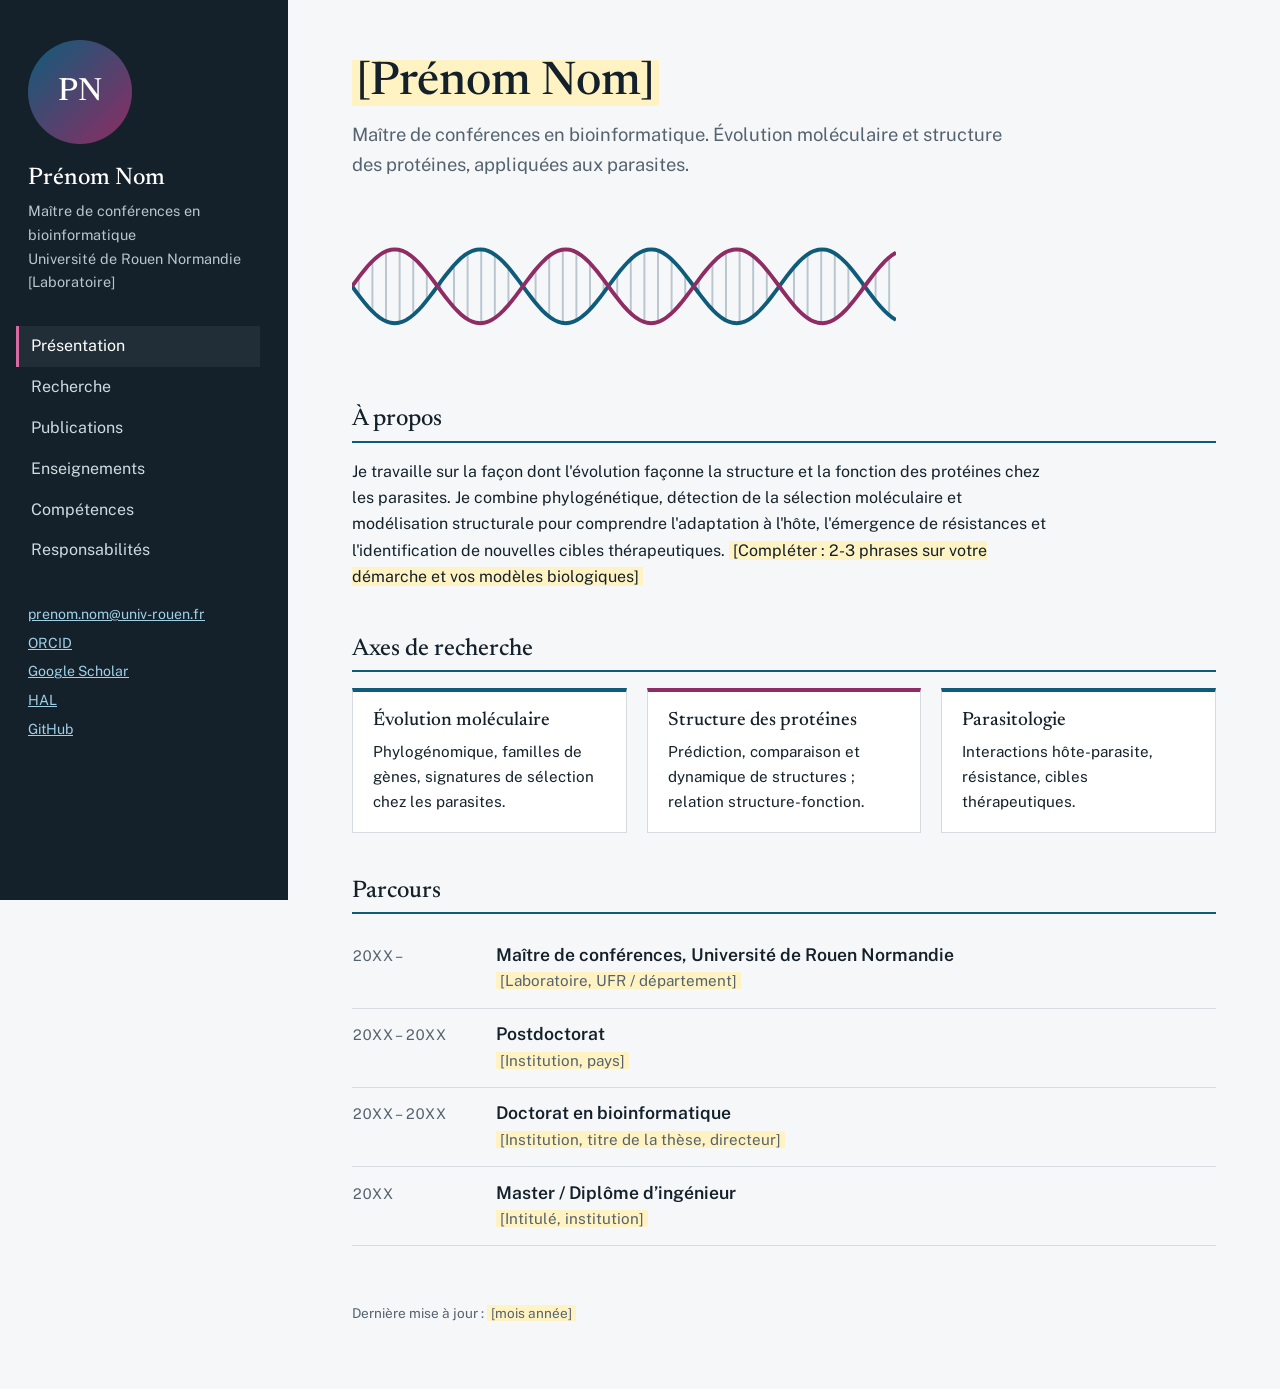
<file: index.html>
<!DOCTYPE html>
<html lang="fr"><head><meta charset="utf-8"><meta name="viewport" content="width=device-width,initial-scale=1">
<title>Présentation · Prénom Nom, bioinformatique</title>
<meta name="description" content="Maître de conférences en bioinformatique, Université de Rouen Normandie : évolution, structure des protéines, parasitologie.">
<link rel="preconnect" href="https://fonts.googleapis.com"><link rel="preconnect" href="https://fonts.gstatic.com" crossorigin>
<link rel="stylesheet" href="https://fonts.googleapis.com/css2?family=Newsreader:wght@400;500&family=Public+Sans:wght@400;600&display=swap">
<link rel="stylesheet" href="style.css"></head><body>
<a class="skip" href="#main">Aller au contenu</a>
<div class="wrap"><aside><div class="avatar" aria-hidden="true">PN</div>
<p class="name">Prénom Nom</p><p class="role">Maître de conférences en bioinformatique<br>Université de Rouen Normandie<br>[Laboratoire]</p>
<nav aria-label="Navigation principale"><a href="index.html" aria-current="page">Présentation</a><a href="recherche.html">Recherche</a><a href="publications.html">Publications</a><a href="enseignements.html">Enseignements</a><a href="competences.html">Compétences</a><a href="administration.html">Responsabilités</a></nav>
<ul class="links"><li><a href="mailto:prenom.nom@univ-rouen.fr">prenom.nom@univ-rouen.fr</a></li><li><a href="#">ORCID</a></li><li><a href="#">Google Scholar</a></li><li><a href="#">HAL</a></li><li><a href="#">GitHub</a></li></ul></aside>
<main id="main"><h1><span class="todo">[Prénom Nom]</span></h1>
<p class="lead">Maître de conférences en bioinformatique. Évolution moléculaire et structure des protéines, appliquées aux parasites.</p>
<svg class="helix" viewBox="0 0 560 120" role="img" aria-label="Schéma stylisé d’une double hélice"><g stroke="#B9C6CF" stroke-width="2"><line x1="7" y1="69.4" x2="7" y2="50.6"/><line x1="21" y1="85.9" x2="21" y2="34.1"/><line x1="35" y1="96.1" x2="35" y2="23.9"/><line x1="49" y1="97.4" x2="49" y2="22.6"/><line x1="63" y1="89.6" x2="63" y2="30.4"/><line x1="77" y1="74.5" x2="77" y2="45.5"/><line x1="91" y1="55.9" x2="91" y2="64.1"/><line x1="105" y1="38.3" x2="105" y2="81.7"/><line x1="119" y1="26.0" x2="119" y2="94.0"/><line x1="133" y1="22.0" x2="133" y2="98.0"/><line x1="147" y1="27.4" x2="147" y2="92.6"/><line x1="161" y1="40.7" x2="161" y2="79.3"/><line x1="175" y1="58.7" x2="175" y2="61.3"/><line x1="189" y1="77.1" x2="189" y2="42.9"/><line x1="203" y1="91.3" x2="203" y2="28.7"/><line x1="217" y1="97.8" x2="217" y2="22.2"/><line x1="231" y1="95.1" x2="231" y2="24.9"/><line x1="245" y1="83.7" x2="245" y2="36.3"/><line x1="259" y1="66.6" x2="259" y2="53.4"/><line x1="273" y1="47.9" x2="273" y2="72.1"/><line x1="287" y1="32.1" x2="287" y2="87.9"/><line x1="301" y1="23.1" x2="301" y2="96.9"/><line x1="315" y1="23.2" x2="315" y2="96.8"/><line x1="329" y1="32.3" x2="329" y2="87.7"/><line x1="343" y1="48.2" x2="343" y2="71.8"/><line x1="357" y1="66.9" x2="357" y2="53.1"/><line x1="371" y1="84.0" x2="371" y2="36.0"/><line x1="385" y1="95.2" x2="385" y2="24.8"/><line x1="399" y1="97.8" x2="399" y2="22.2"/><line x1="413" y1="91.1" x2="413" y2="28.9"/><line x1="427" y1="76.8" x2="427" y2="43.2"/><line x1="441" y1="58.4" x2="441" y2="61.6"/><line x1="455" y1="40.4" x2="455" y2="79.6"/><line x1="469" y1="27.2" x2="469" y2="92.8"/><line x1="483" y1="22.0" x2="483" y2="98.0"/><line x1="497" y1="26.1" x2="497" y2="93.9"/><line x1="511" y1="38.6" x2="511" y2="81.4"/><line x1="525" y1="56.2" x2="525" y2="63.8"/><line x1="539" y1="74.8" x2="539" y2="45.2"/><line x1="553" y1="89.8" x2="553" y2="30.2"/></g><polyline points="0,60.0 4,65.4 8,70.7 12,75.8 16,80.6 20,84.9 24,88.7 28,92.0 32,94.6 36,96.5 40,97.6 44,98.0 48,97.6 52,96.5 56,94.6 60,91.9 64,88.7 68,84.9 72,80.5 76,75.7 80,70.7 84,65.4 88,60.0 92,54.5 96,49.2 100,44.2 104,39.4 108,35.1 112,31.2 116,28.0 120,25.4 124,23.5 128,22.4 132,22.0 136,22.4 140,23.6 144,25.5 148,28.1 152,31.3 156,35.2 160,39.5 164,44.3 168,49.4 172,54.7 176,60.1 180,65.5 184,70.8 188,75.9 192,80.6 196,85.0 200,88.8 204,92.0 208,94.6 212,96.5 216,97.6 220,98.0 224,97.6 228,96.4 232,94.5 236,91.9 240,88.6 244,84.8 248,80.4 252,75.7 256,70.6 260,65.3 264,59.9 268,54.4 272,49.2 276,44.1 280,39.3 284,35.0 288,31.2 292,27.9 296,25.4 300,23.5 304,22.4 308,22.0 312,22.4 316,23.6 320,25.5 324,28.1 328,31.4 332,35.3 336,39.6 340,44.4 344,49.5 348,54.8 352,60.2 356,65.6 360,70.9 364,76.0 368,80.7 372,85.0 376,88.9 380,92.1 384,94.7 388,96.5 392,97.6 396,98.0 400,97.6 404,96.4 408,94.5 412,91.8 416,88.6 420,84.7 424,80.3 428,75.6 432,70.5 436,65.2 440,59.8 444,54.4 448,49.1 452,44.0 456,39.2 460,34.9 464,31.1 468,27.9 472,25.3 476,23.5 480,22.4 484,22.0 488,22.4 492,23.6 496,25.5 500,28.2 504,31.5 508,35.3 512,39.7 516,44.5 520,49.6 524,54.9 528,60.3 532,65.7 536,71.0 540,76.1 544,80.8 548,85.1 552,88.9 556,92.1 560,94.7" fill="none" stroke="#0F5C7A" stroke-width="4"/><polyline points="0,60.0 4,54.6 8,49.3 12,44.2 16,39.4 20,35.1 24,31.3 28,28.0 32,25.4 36,23.5 40,22.4 44,22.0 48,22.4 52,23.5 56,25.4 60,28.1 64,31.3 68,35.1 72,39.5 76,44.3 80,49.3 84,54.6 88,60.0 92,65.5 96,70.8 100,75.8 104,80.6 108,84.9 112,88.8 116,92.0 120,94.6 124,96.5 128,97.6 132,98.0 136,97.6 140,96.4 144,94.5 148,91.9 152,88.7 156,84.8 160,80.5 164,75.7 168,70.6 172,65.3 176,59.9 180,54.5 184,49.2 188,44.1 192,39.4 196,35.0 200,31.2 204,28.0 208,25.4 212,23.5 216,22.4 220,22.0 224,22.4 228,23.6 232,25.5 236,28.1 240,31.4 244,35.2 248,39.6 252,44.3 256,49.4 260,54.7 264,60.1 268,65.6 272,70.8 276,75.9 280,80.7 284,85.0 288,88.8 292,92.1 296,94.6 300,96.5 304,97.6 308,98.0 312,97.6 316,96.4 320,94.5 324,91.9 328,88.6 332,84.7 336,80.4 340,75.6 344,70.5 348,65.2 352,59.8 356,54.4 360,49.1 364,44.0 368,39.3 372,35.0 376,31.1 380,27.9 384,25.3 388,23.5 392,22.4 396,22.0 400,22.4 404,23.6 408,25.5 412,28.2 416,31.4 420,35.3 424,39.7 428,44.4 432,49.5 436,54.8 440,60.2 444,65.6 448,70.9 452,76.0 456,80.8 460,85.1 464,88.9 468,92.1 472,94.7 476,96.5 480,97.6 484,98.0 488,97.6 492,96.4 496,94.5 500,91.8 504,88.5 508,84.7 512,80.3 516,75.5 520,70.4 524,65.1 528,59.7 532,54.3 536,49.0 540,43.9 544,39.2 548,34.9 552,31.1 556,27.9 560,25.3" fill="none" stroke="#8E2C63" stroke-width="4"/></svg>
<h2>À propos</h2>
<p>Je travaille sur la façon dont l'évolution façonne la structure et la fonction des protéines chez les parasites. Je combine phylogénétique, détection de la sélection moléculaire et modélisation structurale pour comprendre l'adaptation à l'hôte, l'émergence de résistances et l'identification de nouvelles cibles thérapeutiques. <span class="todo">[Compléter : 2-3 phrases sur votre démarche et vos modèles biologiques]</span></p>
<h2>Axes de recherche</h2>
<div class="grid"><div class="box"><h3>Évolution moléculaire</h3><p>Phylogénomique, familles de gènes, signatures de sélection chez les parasites.</p></div><div class="box"><h3>Structure des protéines</h3><p>Prédiction, comparaison et dynamique de structures ; relation structure-fonction.</p></div><div class="box"><h3>Parasitologie</h3><p>Interactions hôte-parasite, résistance, cibles thérapeutiques.</p></div></div>
<h2>Parcours</h2>
<div class="row"><div class="when">20XX –</div><div><h3>Maître de conférences, Université de Rouen Normandie</h3><p><span class="todo">[Laboratoire, UFR / département]</span></p></div></div>
<div class="row"><div class="when">20XX – 20XX</div><div><h3>Postdoctorat</h3><p><span class="todo">[Institution, pays]</span></p></div></div>
<div class="row"><div class="when">20XX – 20XX</div><div><h3>Doctorat en bioinformatique</h3><p><span class="todo">[Institution, titre de la thèse, directeur]</span></p></div></div>
<div class="row"><div class="when">20XX</div><div><h3>Master / Diplôme d’ingénieur</h3><p><span class="todo">[Intitulé, institution]</span></p></div></div>
<footer>Dernière mise à jour : <span class="todo">[mois année]</span></footer></main></div></body></html>
</file>
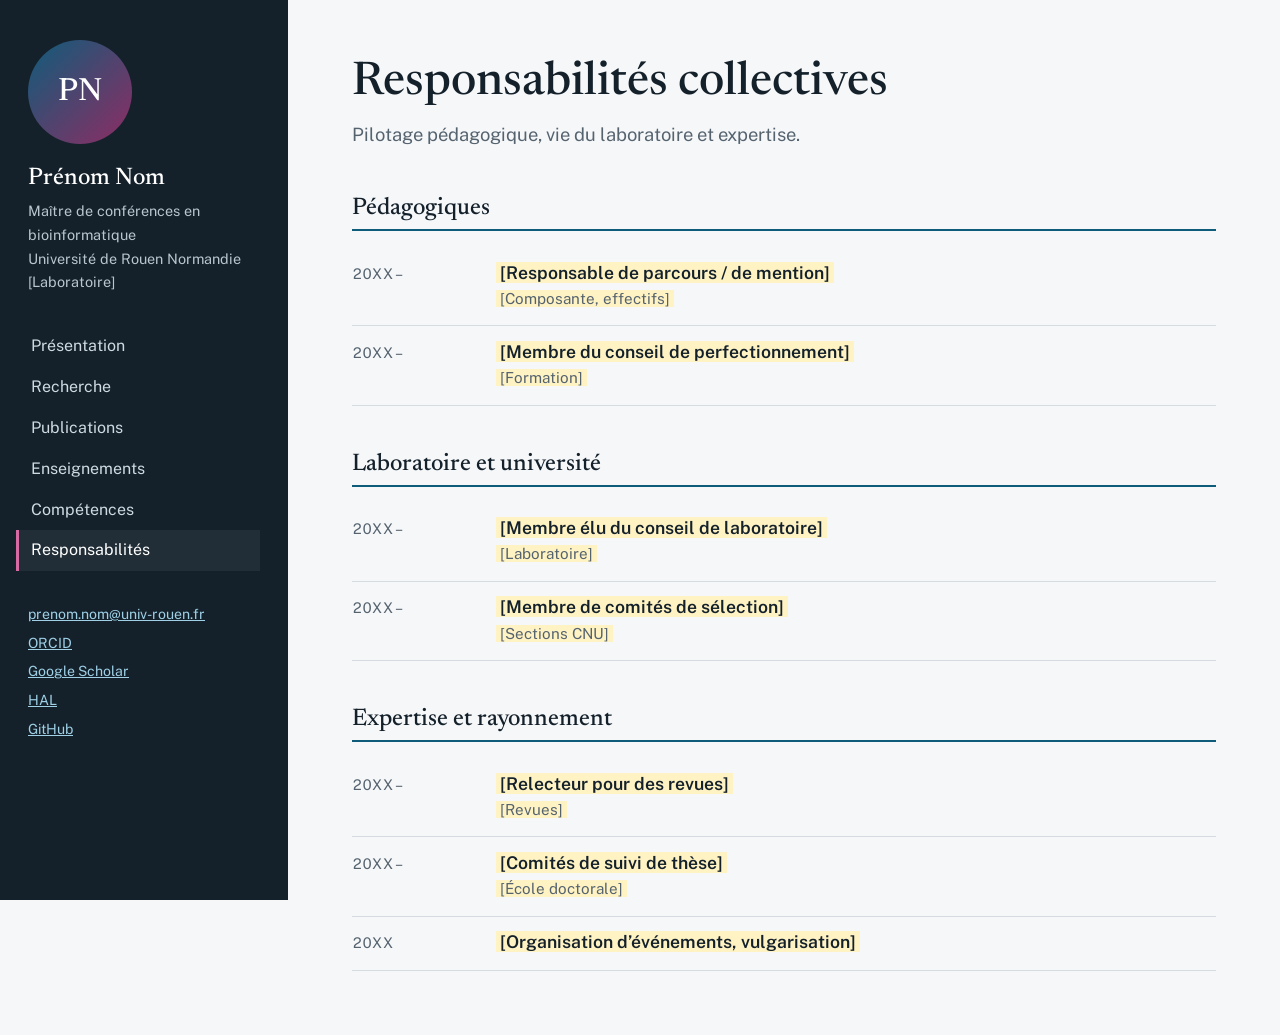
<file: administration.html>
<!DOCTYPE html>
<html lang="fr"><head><meta charset="utf-8"><meta name="viewport" content="width=device-width,initial-scale=1">
<title>Responsabilités · Prénom Nom, bioinformatique</title>
<meta name="description" content="Maître de conférences en bioinformatique, Université de Rouen Normandie : évolution, structure des protéines, parasitologie.">
<link rel="preconnect" href="https://fonts.googleapis.com"><link rel="preconnect" href="https://fonts.gstatic.com" crossorigin>
<link rel="stylesheet" href="https://fonts.googleapis.com/css2?family=Newsreader:wght@400;500&family=Public+Sans:wght@400;600&display=swap">
<link rel="stylesheet" href="style.css"></head><body>
<a class="skip" href="#main">Aller au contenu</a>
<div class="wrap"><aside><div class="avatar" aria-hidden="true">PN</div>
<p class="name">Prénom Nom</p><p class="role">Maître de conférences en bioinformatique<br>Université de Rouen Normandie<br>[Laboratoire]</p>
<nav aria-label="Navigation principale"><a href="index.html">Présentation</a><a href="recherche.html">Recherche</a><a href="publications.html">Publications</a><a href="enseignements.html">Enseignements</a><a href="competences.html">Compétences</a><a href="administration.html" aria-current="page">Responsabilités</a></nav>
<ul class="links"><li><a href="mailto:prenom.nom@univ-rouen.fr">prenom.nom@univ-rouen.fr</a></li><li><a href="#">ORCID</a></li><li><a href="#">Google Scholar</a></li><li><a href="#">HAL</a></li><li><a href="#">GitHub</a></li></ul></aside>
<main id="main"><h1>Responsabilités collectives</h1>
<p class="lead">Pilotage pédagogique, vie du laboratoire et expertise.</p>
<h2>Pédagogiques</h2>
<div class="row"><div class="when">20XX –</div><div><h3><span class="todo">[Responsable de parcours / de mention]</span></h3><p><span class="todo">[Composante, effectifs]</span></p></div></div>
<div class="row"><div class="when">20XX –</div><div><h3><span class="todo">[Membre du conseil de perfectionnement]</span></h3><p><span class="todo">[Formation]</span></p></div></div>
<h2>Laboratoire et université</h2>
<div class="row"><div class="when">20XX –</div><div><h3><span class="todo">[Membre élu du conseil de laboratoire]</span></h3><p><span class="todo">[Laboratoire]</span></p></div></div>
<div class="row"><div class="when">20XX –</div><div><h3><span class="todo">[Membre de comités de sélection]</span></h3><p><span class="todo">[Sections CNU]</span></p></div></div>
<h2>Expertise et rayonnement</h2>
<div class="row"><div class="when">20XX –</div><div><h3><span class="todo">[Relecteur pour des revues]</span></h3><p><span class="todo">[Revues]</span></p></div></div>
<div class="row"><div class="when">20XX –</div><div><h3><span class="todo">[Comités de suivi de thèse]</span></h3><p><span class="todo">[École doctorale]</span></p></div></div>
<div class="row"><div class="when">20XX</div><div><h3><span class="todo">[Organisation d’événements, vulgarisation]</span></h3></div></div></main></div></body></html>
</file>
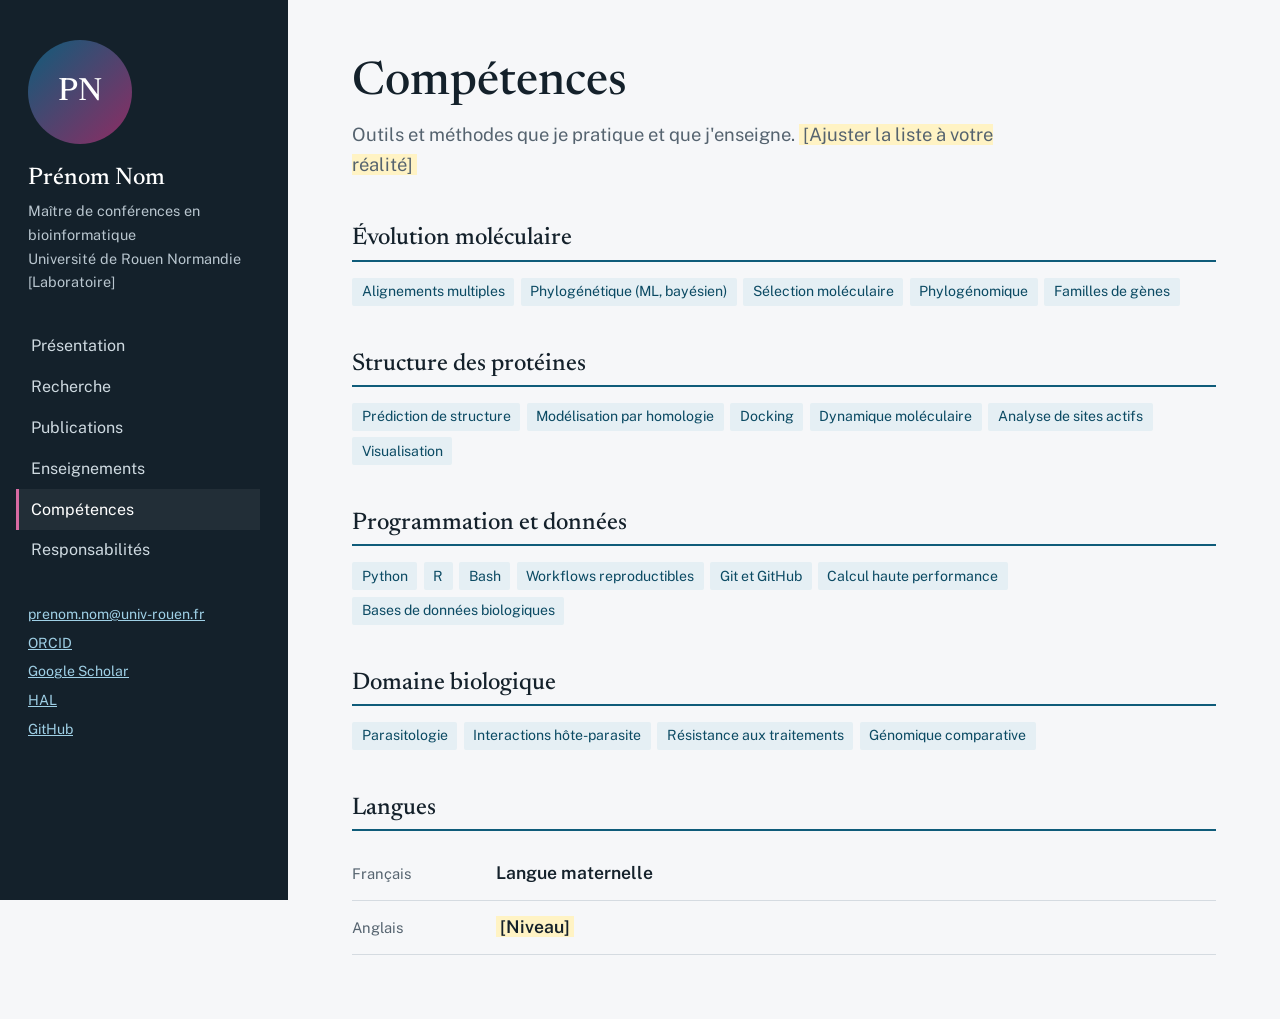
<file: competences.html>
<!DOCTYPE html>
<html lang="fr"><head><meta charset="utf-8"><meta name="viewport" content="width=device-width,initial-scale=1">
<title>Compétences · Prénom Nom, bioinformatique</title>
<meta name="description" content="Maître de conférences en bioinformatique, Université de Rouen Normandie : évolution, structure des protéines, parasitologie.">
<link rel="preconnect" href="https://fonts.googleapis.com"><link rel="preconnect" href="https://fonts.gstatic.com" crossorigin>
<link rel="stylesheet" href="https://fonts.googleapis.com/css2?family=Newsreader:wght@400;500&family=Public+Sans:wght@400;600&display=swap">
<link rel="stylesheet" href="style.css"></head><body>
<a class="skip" href="#main">Aller au contenu</a>
<div class="wrap"><aside><div class="avatar" aria-hidden="true">PN</div>
<p class="name">Prénom Nom</p><p class="role">Maître de conférences en bioinformatique<br>Université de Rouen Normandie<br>[Laboratoire]</p>
<nav aria-label="Navigation principale"><a href="index.html">Présentation</a><a href="recherche.html">Recherche</a><a href="publications.html">Publications</a><a href="enseignements.html">Enseignements</a><a href="competences.html" aria-current="page">Compétences</a><a href="administration.html">Responsabilités</a></nav>
<ul class="links"><li><a href="mailto:prenom.nom@univ-rouen.fr">prenom.nom@univ-rouen.fr</a></li><li><a href="#">ORCID</a></li><li><a href="#">Google Scholar</a></li><li><a href="#">HAL</a></li><li><a href="#">GitHub</a></li></ul></aside>
<main id="main"><h1>Compétences</h1>
<p class="lead">Outils et méthodes que je pratique et que j'enseigne. <span class="todo">[Ajuster la liste à votre réalité]</span></p>
<h2>Évolution moléculaire</h2>
<ul class="tags"><li>Alignements multiples</li><li>Phylogénétique (ML, bayésien)</li><li>Sélection moléculaire</li><li>Phylogénomique</li><li>Familles de gènes</li></ul>
<h2>Structure des protéines</h2>
<ul class="tags"><li>Prédiction de structure</li><li>Modélisation par homologie</li><li>Docking</li><li>Dynamique moléculaire</li><li>Analyse de sites actifs</li><li>Visualisation</li></ul>
<h2>Programmation et données</h2>
<ul class="tags"><li>Python</li><li>R</li><li>Bash</li><li>Workflows reproductibles</li><li>Git et GitHub</li><li>Calcul haute performance</li><li>Bases de données biologiques</li></ul>
<h2>Domaine biologique</h2>
<ul class="tags"><li>Parasitologie</li><li>Interactions hôte-parasite</li><li>Résistance aux traitements</li><li>Génomique comparative</li></ul>
<h2>Langues</h2>
<div class="row"><div class="when">Français</div><div><h3>Langue maternelle</h3></div></div><div class="row"><div class="when">Anglais</div><div><h3><span class="todo">[Niveau]</span></h3></div></div></main></div></body></html>
</file>
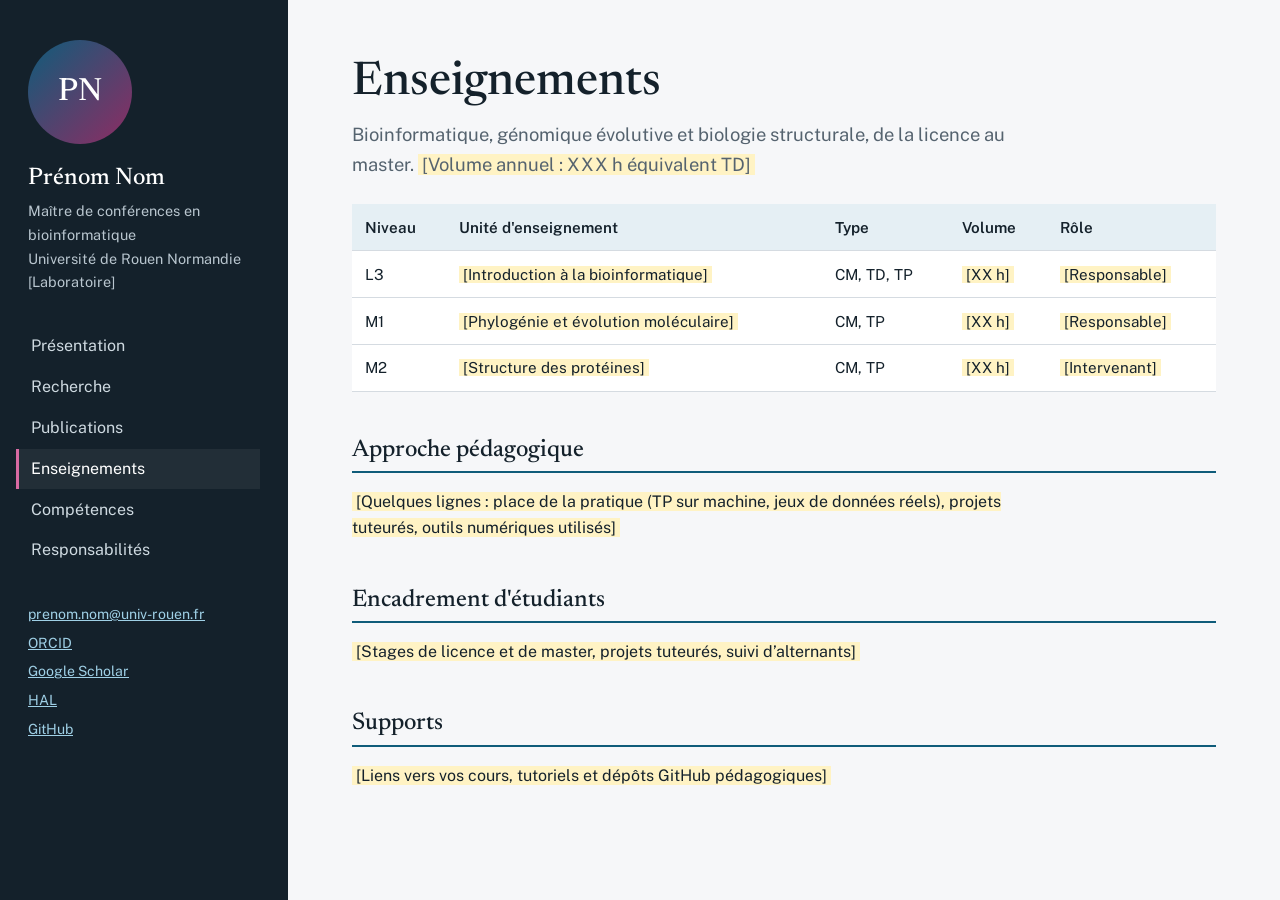
<file: enseignements.html>
<!DOCTYPE html>
<html lang="fr"><head><meta charset="utf-8"><meta name="viewport" content="width=device-width,initial-scale=1">
<title>Enseignements · Prénom Nom, bioinformatique</title>
<meta name="description" content="Maître de conférences en bioinformatique, Université de Rouen Normandie : évolution, structure des protéines, parasitologie.">
<link rel="preconnect" href="https://fonts.googleapis.com"><link rel="preconnect" href="https://fonts.gstatic.com" crossorigin>
<link rel="stylesheet" href="https://fonts.googleapis.com/css2?family=Newsreader:wght@400;500&family=Public+Sans:wght@400;600&display=swap">
<link rel="stylesheet" href="style.css"></head><body>
<a class="skip" href="#main">Aller au contenu</a>
<div class="wrap"><aside><div class="avatar" aria-hidden="true">PN</div>
<p class="name">Prénom Nom</p><p class="role">Maître de conférences en bioinformatique<br>Université de Rouen Normandie<br>[Laboratoire]</p>
<nav aria-label="Navigation principale"><a href="index.html">Présentation</a><a href="recherche.html">Recherche</a><a href="publications.html">Publications</a><a href="enseignements.html" aria-current="page">Enseignements</a><a href="competences.html">Compétences</a><a href="administration.html">Responsabilités</a></nav>
<ul class="links"><li><a href="mailto:prenom.nom@univ-rouen.fr">prenom.nom@univ-rouen.fr</a></li><li><a href="#">ORCID</a></li><li><a href="#">Google Scholar</a></li><li><a href="#">HAL</a></li><li><a href="#">GitHub</a></li></ul></aside>
<main id="main"><h1>Enseignements</h1>
<p class="lead">Bioinformatique, génomique évolutive et biologie structurale, de la licence au master. <span class="todo">[Volume annuel : XXX h équivalent TD]</span></p>
<div class="scroll"><table><thead><tr><th>Niveau</th><th>Unité d'enseignement</th><th>Type</th><th>Volume</th><th>Rôle</th></tr></thead><tbody>
<tr><td>L3</td><td><span class="todo">[Introduction à la bioinformatique]</span></td><td>CM, TD, TP</td><td><span class="todo">[XX h]</span></td><td><span class="todo">[Responsable]</span></td></tr>
<tr><td>M1</td><td><span class="todo">[Phylogénie et évolution moléculaire]</span></td><td>CM, TP</td><td><span class="todo">[XX h]</span></td><td><span class="todo">[Responsable]</span></td></tr>
<tr><td>M2</td><td><span class="todo">[Structure des protéines]</span></td><td>CM, TP</td><td><span class="todo">[XX h]</span></td><td><span class="todo">[Intervenant]</span></td></tr>
</tbody></table></div>
<h2>Approche pédagogique</h2>
<p><span class="todo">[Quelques lignes : place de la pratique (TP sur machine, jeux de données réels), projets tuteurés, outils numériques utilisés]</span></p>
<h2>Encadrement d'étudiants</h2>
<p><span class="todo">[Stages de licence et de master, projets tuteurés, suivi d’alternants]</span></p>
<h2>Supports</h2>
<p><span class="todo">[Liens vers vos cours, tutoriels et dépôts GitHub pédagogiques]</span></p></main></div></body></html>
</file>
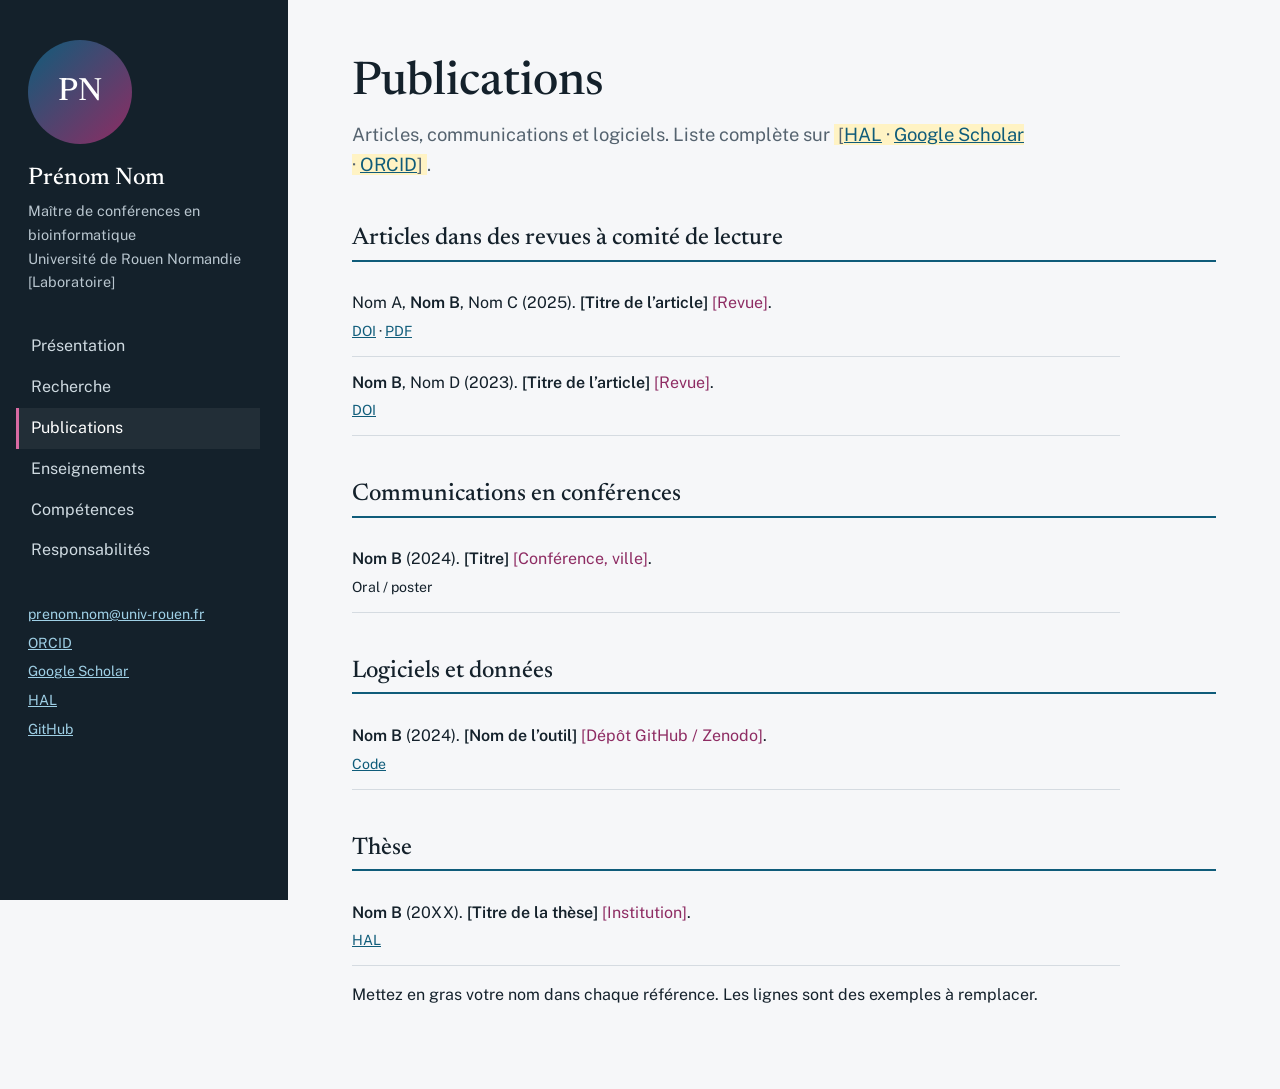
<file: publications.html>
<!DOCTYPE html>
<html lang="fr"><head><meta charset="utf-8"><meta name="viewport" content="width=device-width,initial-scale=1">
<title>Publications · Prénom Nom, bioinformatique</title>
<meta name="description" content="Maître de conférences en bioinformatique, Université de Rouen Normandie : évolution, structure des protéines, parasitologie.">
<link rel="preconnect" href="https://fonts.googleapis.com"><link rel="preconnect" href="https://fonts.gstatic.com" crossorigin>
<link rel="stylesheet" href="https://fonts.googleapis.com/css2?family=Newsreader:wght@400;500&family=Public+Sans:wght@400;600&display=swap">
<link rel="stylesheet" href="style.css"></head><body>
<a class="skip" href="#main">Aller au contenu</a>
<div class="wrap"><aside><div class="avatar" aria-hidden="true">PN</div>
<p class="name">Prénom Nom</p><p class="role">Maître de conférences en bioinformatique<br>Université de Rouen Normandie<br>[Laboratoire]</p>
<nav aria-label="Navigation principale"><a href="index.html">Présentation</a><a href="recherche.html">Recherche</a><a href="publications.html" aria-current="page">Publications</a><a href="enseignements.html">Enseignements</a><a href="competences.html">Compétences</a><a href="administration.html">Responsabilités</a></nav>
<ul class="links"><li><a href="mailto:prenom.nom@univ-rouen.fr">prenom.nom@univ-rouen.fr</a></li><li><a href="#">ORCID</a></li><li><a href="#">Google Scholar</a></li><li><a href="#">HAL</a></li><li><a href="#">GitHub</a></li></ul></aside>
<main id="main"><h1>Publications</h1>
<p class="lead">Articles, communications et logiciels. Liste complète sur <span class="todo">[<a href="#">HAL</a> · <a href="#">Google Scholar</a> · <a href="#">ORCID</a>]</span>.</p>
<h2>Articles dans des revues à comité de lecture</h2>
<div class="pub">Nom A, <b>Nom B</b>, Nom C (2025). <b>[Titre de l’article]</b> <em>[Revue]</em>.<span class="m"><a href="#">DOI</a> · <a href="#">PDF</a></span></div>
<div class="pub"><b>Nom B</b>, Nom D (2023). <b>[Titre de l’article]</b> <em>[Revue]</em>.<span class="m"><a href="#">DOI</a></span></div>
<h2>Communications en conférences</h2>
<div class="pub"><b>Nom B</b> (2024). <b>[Titre]</b> <em>[Conférence, ville]</em>.<span class="m">Oral / poster</span></div>
<h2>Logiciels et données</h2>
<div class="pub"><b>Nom B</b> (2024). <b>[Nom de l’outil]</b> <em>[Dépôt GitHub / Zenodo]</em>.<span class="m"><a href="#">Code</a></span></div>
<h2>Thèse</h2>
<div class="pub"><b>Nom B</b> (20XX). <b>[Titre de la thèse]</b> <em>[Institution]</em>.<span class="m"><a href="#">HAL</a></span></div>
<p>Mettez en gras votre nom dans chaque référence. Les lignes sont des exemples à remplacer.</p></main></div></body></html>
</file>
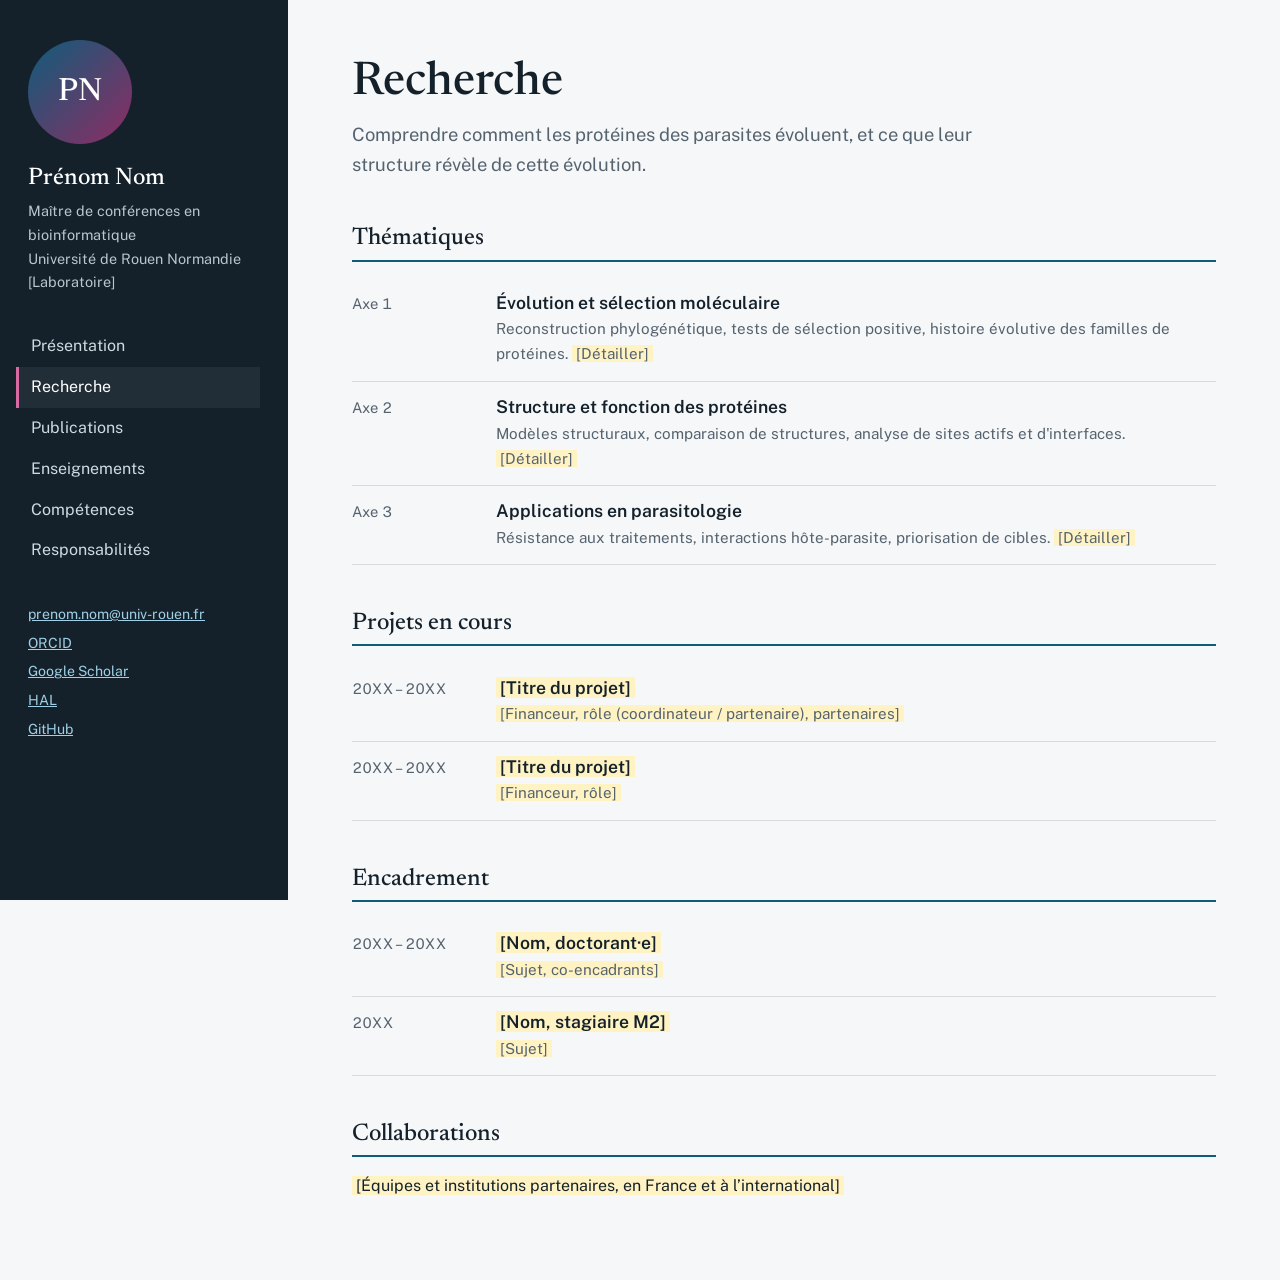
<file: recherche.html>
<!DOCTYPE html>
<html lang="fr"><head><meta charset="utf-8"><meta name="viewport" content="width=device-width,initial-scale=1">
<title>Recherche · Prénom Nom, bioinformatique</title>
<meta name="description" content="Maître de conférences en bioinformatique, Université de Rouen Normandie : évolution, structure des protéines, parasitologie.">
<link rel="preconnect" href="https://fonts.googleapis.com"><link rel="preconnect" href="https://fonts.gstatic.com" crossorigin>
<link rel="stylesheet" href="https://fonts.googleapis.com/css2?family=Newsreader:wght@400;500&family=Public+Sans:wght@400;600&display=swap">
<link rel="stylesheet" href="style.css"></head><body>
<a class="skip" href="#main">Aller au contenu</a>
<div class="wrap"><aside><div class="avatar" aria-hidden="true">PN</div>
<p class="name">Prénom Nom</p><p class="role">Maître de conférences en bioinformatique<br>Université de Rouen Normandie<br>[Laboratoire]</p>
<nav aria-label="Navigation principale"><a href="index.html">Présentation</a><a href="recherche.html" aria-current="page">Recherche</a><a href="publications.html">Publications</a><a href="enseignements.html">Enseignements</a><a href="competences.html">Compétences</a><a href="administration.html">Responsabilités</a></nav>
<ul class="links"><li><a href="mailto:prenom.nom@univ-rouen.fr">prenom.nom@univ-rouen.fr</a></li><li><a href="#">ORCID</a></li><li><a href="#">Google Scholar</a></li><li><a href="#">HAL</a></li><li><a href="#">GitHub</a></li></ul></aside>
<main id="main"><h1>Recherche</h1>
<p class="lead">Comprendre comment les protéines des parasites évoluent, et ce que leur structure révèle de cette évolution.</p>
<h2>Thématiques</h2>
<div class="row"><div class="when">Axe 1</div><div><h3>Évolution et sélection moléculaire</h3><p>Reconstruction phylogénétique, tests de sélection positive, histoire évolutive des familles de protéines. <span class="todo">[Détailler]</span></p></div></div>
<div class="row"><div class="when">Axe 2</div><div><h3>Structure et fonction des protéines</h3><p>Modèles structuraux, comparaison de structures, analyse de sites actifs et d'interfaces. <span class="todo">[Détailler]</span></p></div></div>
<div class="row"><div class="when">Axe 3</div><div><h3>Applications en parasitologie</h3><p>Résistance aux traitements, interactions hôte-parasite, priorisation de cibles. <span class="todo">[Détailler]</span></p></div></div>
<h2>Projets en cours</h2>
<div class="row"><div class="when">20XX – 20XX</div><div><h3><span class="todo">[Titre du projet]</span></h3><p><span class="todo">[Financeur, rôle (coordinateur / partenaire), partenaires]</span></p></div></div>
<div class="row"><div class="when">20XX – 20XX</div><div><h3><span class="todo">[Titre du projet]</span></h3><p><span class="todo">[Financeur, rôle]</span></p></div></div>
<h2>Encadrement</h2>
<div class="row"><div class="when">20XX – 20XX</div><div><h3><span class="todo">[Nom, doctorant·e]</span></h3><p><span class="todo">[Sujet, co-encadrants]</span></p></div></div>
<div class="row"><div class="when">20XX</div><div><h3><span class="todo">[Nom, stagiaire M2]</span></h3><p><span class="todo">[Sujet]</span></p></div></div>
<h2>Collaborations</h2>
<p><span class="todo">[Équipes et institutions partenaires, en France et à l’international]</span></p></main></div></body></html>
</file>
<file: style.css>
:root{--bg:#F6F7F9;--ink:#14212B;--muted:#55636F;--blue:#0F5C7A;--plum:#8E2C63;--line:#D5DBE1;--panel:#fff;--side:#14212B}
*{box-sizing:border-box}html{scroll-behavior:smooth}
body{margin:0;background:var(--bg);color:var(--ink);font:1rem/1.65 'Public Sans',system-ui,-apple-system,'Segoe UI',sans-serif}
h1,h2,h3{font-family:'Newsreader',Georgia,'Times New Roman',serif;font-weight:500;line-height:1.2;margin:0}
a{color:var(--blue)}a:hover{color:var(--plum)}
:focus-visible{outline:3px solid var(--plum);outline-offset:2px}
.skip{position:absolute;left:-999px}.skip:focus{left:1rem;top:1rem;background:#fff;padding:.5rem;z-index:9}
.wrap{display:grid;grid-template-columns:18rem 1fr;min-height:100vh}
aside{background:var(--side);color:#E6ECF0;padding:2.5rem 1.75rem;position:sticky;top:0;height:100vh;overflow:auto}
.avatar{width:6.5rem;height:6.5rem;border-radius:50%;background:linear-gradient(135deg,var(--blue),var(--plum));display:grid;place-items:center;font:500 2rem 'Newsreader',Georgia,serif;color:#fff;margin-bottom:1.25rem;overflow:hidden}
.avatar img{width:100%;height:100%;object-fit:cover}
aside .name{font:500 1.5rem/1.2 'Newsreader',Georgia,serif;color:#fff;margin:0}
aside .role{margin:.4rem 0 0;font-size:.9rem;color:#B9C6CF}
nav{margin:2rem 0}nav a{display:block;padding:.45rem .75rem;margin-left:-.75rem;color:#CFDAE1;text-decoration:none;border-left:3px solid transparent}
nav a:hover{color:#fff}nav a[aria-current=page]{color:#fff;border-left-color:#D86AA3;background:rgba(255,255,255,.06)}
.links{font-size:.88rem;list-style:none;padding:0;margin:0}.links li{margin:.35rem 0}.links a{color:#9FD0E6}
main{padding:3.5rem clamp(1.25rem,5vw,4.5rem) 4rem;max-width:62rem}
h1{font-size:clamp(2rem,4vw,2.9rem);margin-bottom:.5rem}
h2{font-size:1.5rem;margin:2.75rem 0 1rem;padding-bottom:.4rem;border-bottom:2px solid var(--blue)}
.lead{font-size:1.15rem;color:var(--muted);max-width:42rem;margin:0 0 1.5rem}
p{max-width:44rem}
.helix{width:100%;max-width:34rem;height:auto;margin:1.5rem 0 .5rem}
.row{display:grid;grid-template-columns:8rem 1fr;gap:1rem;padding:.9rem 0;border-bottom:1px solid var(--line)}
.when{color:var(--muted);font-size:.92rem;font-variant-numeric:tabular-nums}
.row h3{font-size:1.1rem;font-family:'Public Sans',system-ui,sans-serif;font-weight:600}
.row p{margin:.2rem 0 0;color:var(--muted);font-size:.95rem}
.grid{display:grid;grid-template-columns:repeat(auto-fit,minmax(15rem,1fr));gap:1.25rem}
.box{background:var(--panel);border:1px solid var(--line);border-top:4px solid var(--blue);padding:1.1rem 1.25rem}
.box:nth-child(even){border-top-color:var(--plum)}.box h3{font-size:1.2rem;margin-bottom:.4rem}.box p{margin:0;font-size:.95rem}
.tags{list-style:none;padding:0;margin:.5rem 0 0;display:flex;flex-wrap:wrap;gap:.4rem}
.tags li{background:#E5EFF4;color:#0B4A63;padding:.15rem .6rem;border-radius:2px;font-size:.88rem}
.pub{padding:.8rem 0;border-bottom:1px solid var(--line);max-width:48rem}.pub b{font-weight:600}.pub em{color:var(--plum);font-style:normal}
.pub .m{display:block;font-size:.88rem;margin-top:.2rem}
table{border-collapse:collapse;width:100%;background:var(--panel);font-size:.95rem}
th,td{text-align:left;padding:.65rem .8rem;border-bottom:1px solid var(--line);vertical-align:top}
th{background:#E5EFF4;font-weight:600}.scroll{overflow-x:auto}
.todo{background:#FFF3C4;padding:0 .25rem}
footer{margin-top:3.5rem;color:var(--muted);font-size:.85rem}
@media(max-width:52rem){.wrap{display:block}aside{position:static;height:auto;padding:1.5rem}nav{display:flex;flex-wrap:wrap;gap:.25rem 1rem;margin:1rem 0}nav a{border-left:0;border-bottom:3px solid transparent;margin:0;padding:.3rem 0}nav a[aria-current=page]{border-bottom-color:#D86AA3;background:none}.row{grid-template-columns:1fr;gap:.2rem}}
@media(prefers-reduced-motion:reduce){html{scroll-behavior:auto}}
</file>
